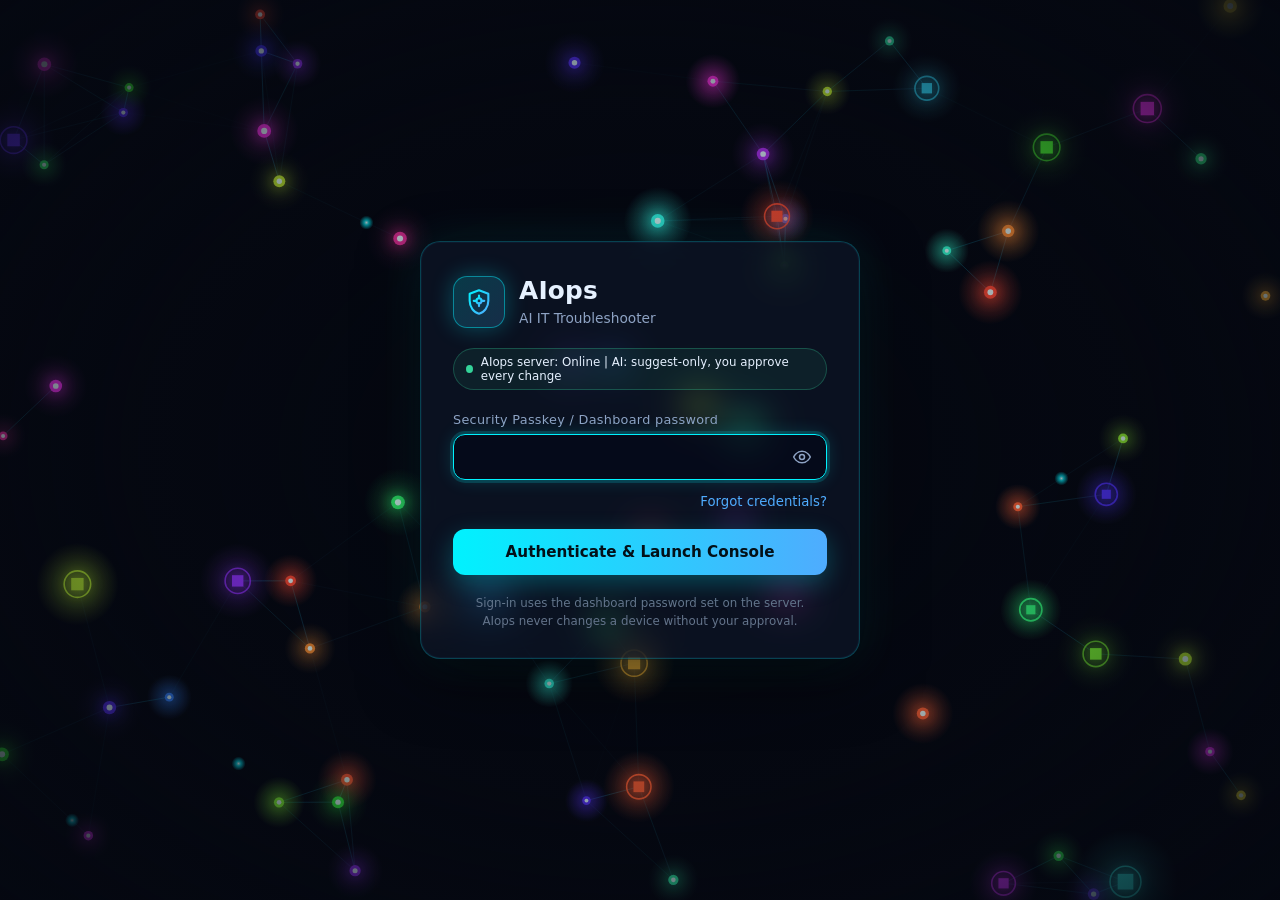
<file: frontend/login.html>
<!doctype html>
<html lang="en">
<head>
  <meta charset="utf-8">
  <meta name="viewport" content="width=device-width, initial-scale=1">
  <title>AIops · AI IT Troubleshooter · Sign in</title>
  <!-- Self-contained on purpose: the login page must work on a LAN server without internet (no CDN). -->
  <style>
    :root {
      --bg: #050811;
      --cyan: #00f2fe;
      --blue: #4facfe;
      --card: rgba(15, 23, 42, 0.65);
      --line: rgba(0, 242, 254, 0.22);
      --text: #e6f1ff;
      --muted: #8ea3c4;
      --field: rgba(2, 6, 23, 0.6);
      --bad: #f87171;
      --ok: #34d399;
      --font: "Inter", "Segoe UI Variable Text", "Segoe UI", system-ui, -apple-system, sans-serif;
    }
    * { box-sizing: border-box; }
    html, body { height: 100%; margin: 0; }
    body { background: var(--bg); color: var(--text); font-family: var(--font); overflow-x: hidden; }
    #mesh { position: fixed; inset: 0; width: 100%; height: 100%; display: block; z-index: 0; }
    .vignette { position: fixed; inset: 0; z-index: 1; pointer-events: none;
      background: radial-gradient(ellipse at center, transparent 0%, rgba(5, 8, 17, 0.35) 55%, rgba(5, 8, 17, 0.9) 100%); }
    .shell { position: relative; z-index: 2; min-height: 100%; display: grid; place-items: center; padding: 24px 16px; }

    .card { width: min(440px, 100%); padding: 34px 32px 28px; border-radius: 20px; background: var(--card);
      border: 1px solid var(--line); -webkit-backdrop-filter: blur(16px); backdrop-filter: blur(16px);
      box-shadow: 0 0 0 1px rgba(79, 172, 254, 0.06) inset, 0 20px 60px rgba(0, 0, 0, 0.55), 0 0 48px rgba(0, 242, 254, 0.10);
      animation: rise .6s ease-out both; }
    @keyframes rise { from { opacity: 0; transform: translateY(14px) scale(.98); } to { opacity: 1; transform: none; } }

    .brand { display: flex; align-items: center; gap: 14px; }
    .badge { width: 52px; height: 52px; flex: none; display: grid; place-items: center; border-radius: 14px;
      background: linear-gradient(135deg, rgba(0, 242, 254, 0.18), rgba(79, 172, 254, 0.18)); border: 1px solid rgba(0, 242, 254, 0.45);
      box-shadow: 0 0 22px rgba(0, 242, 254, 0.28); }
    .badge svg { width: 28px; height: 28px; }
    h1 { margin: 0; font-size: 1.55rem; letter-spacing: .2px; }
    .subtitle { margin: 4px 0 0; color: var(--muted); font-size: .86rem; line-height: 1.4; }

    .status { display: inline-flex; align-items: center; gap: 8px; margin: 20px 0 22px; padding: 6px 12px; border-radius: 999px;
      font-size: .74rem; color: var(--text); background: rgba(52, 211, 153, 0.08); border: 1px solid rgba(52, 211, 153, 0.28); }
    .dot { width: 8px; height: 8px; border-radius: 50%; background: var(--ok); box-shadow: 0 0 0 0 rgba(52, 211, 153, 0.7); animation: pulse 1.8s infinite; }
    @keyframes pulse { 0% { box-shadow: 0 0 0 0 rgba(52, 211, 153, .7); } 70% { box-shadow: 0 0 0 9px rgba(52, 211, 153, 0); } 100% { box-shadow: 0 0 0 0 rgba(52, 211, 153, 0); } }

    label.field { display: block; margin-bottom: 7px; font-size: .8rem; color: var(--muted); letter-spacing: .3px; }
    .input-wrap { position: relative; }
    input[type=password], input[type=text] { width: 100%; padding: 13px 46px 13px 14px; border-radius: 12px; font: inherit; font-size: .95rem;
      color: var(--text); background: var(--field); border: 1px solid rgba(148, 163, 184, 0.22); outline: none; transition: border-color .2s, box-shadow .2s; }
    input[type=password]:focus, input[type=text]:focus { border-color: var(--cyan); box-shadow: 0 0 0 3px rgba(0, 242, 254, 0.16), 0 0 18px rgba(0, 242, 254, 0.18); }
    .toggle { position: absolute; right: 8px; top: 50%; transform: translateY(-50%); width: 34px; height: 34px; display: grid; place-items: center;
      border: 0; border-radius: 8px; background: transparent; color: var(--muted); cursor: pointer; }
    .toggle:hover, .toggle:focus-visible { color: var(--cyan); background: rgba(0, 242, 254, 0.08); outline: none; }
    .toggle svg { width: 20px; height: 20px; }

    .row { display: flex; align-items: center; justify-content: flex-end; gap: 12px; margin: 14px 0 20px; font-size: .83rem; flex-wrap: wrap; }
    .link { color: var(--blue); background: none; border: 0; padding: 0; font: inherit; cursor: pointer; }
    .link:hover, .link:focus-visible { color: var(--cyan); text-decoration: underline; outline: none; }
    .help { margin: -8px 0 18px; padding: 10px 12px; border-radius: 10px; font-size: .8rem; line-height: 1.5; color: var(--muted);
      background: rgba(79, 172, 254, 0.07); border: 1px solid rgba(79, 172, 254, 0.2); }
    .help code { color: var(--text); }

    .cta { position: relative; width: 100%; padding: 14px; border: 0; border-radius: 12px; cursor: pointer; font: inherit; font-weight: 600; font-size: .95rem;
      color: #031018; background: linear-gradient(90deg, var(--cyan), var(--blue)); box-shadow: 0 8px 24px rgba(0, 242, 254, 0.25);
      transition: transform .15s, box-shadow .2s, filter .2s; display: inline-flex; align-items: center; justify-content: center; gap: 10px; }
    .cta:hover { transform: translateY(-2px); box-shadow: 0 12px 30px rgba(0, 242, 254, 0.35); filter: brightness(1.05); }
    .cta:focus-visible { outline: 2px solid #fff; outline-offset: 3px; }
    .cta:disabled { cursor: progress; transform: none; filter: saturate(.8); }
    .spinner { width: 18px; height: 18px; border-radius: 50%; border: 2px solid rgba(3, 16, 24, 0.3); border-top-color: #031018; animation: spin .8s linear infinite; display: none; }
    .loading .spinner { display: inline-block; }
    @keyframes spin { to { transform: rotate(360deg); } }

    .error { margin: 12px 0 0; padding: 10px 12px; border-radius: 10px; font-size: .84rem; color: #fecaca; background: rgba(248, 113, 113, 0.1); border: 1px solid rgba(248, 113, 113, 0.35); }
    .foot { margin: 20px 0 0; text-align: center; font-size: .74rem; color: #64748b; line-height: 1.5; }
    [hidden] { display: none !important; }

    @media (max-width: 480px) { .card { padding: 26px 20px 22px; border-radius: 16px; } h1 { font-size: 1.35rem; } .badge { width: 46px; height: 46px; } }
    @media (prefers-reduced-motion: reduce) { .card, .dot, .spinner { animation: none; } .cta:hover { transform: none; } }
  </style>
</head>
<body>
  <canvas id="mesh" aria-hidden="true"></canvas>
  <div class="vignette"></div>

  <main class="shell">
    <form id="login" class="card" method="post" action="/login" novalidate>
      <div class="brand">
        <div class="badge" aria-hidden="true">
          <svg viewBox="0 0 24 24" fill="none" stroke="url(#g)" stroke-width="1.8" stroke-linecap="round" stroke-linejoin="round">
            <defs><linearGradient id="g" x1="0" y1="0" x2="1" y2="1"><stop offset="0" stop-color="#00f2fe"/><stop offset="1" stop-color="#4facfe"/></linearGradient></defs>
            <path d="M12 2l8 3v6c0 5.3-3.4 10-8 11-4.6-1-8-5.7-8-11V5z"/><circle cx="12" cy="11" r="2.2"/><path d="M12 8.8V6.5M12 13.2v2.3M9.8 11H7.5M14.2 11h2.3"/>
          </svg>
        </div>
        <div>
          <h1>AIops</h1>
          <p class="subtitle">AI IT Troubleshooter</p>
        </div>
      </div>

      <!-- Only true statements: this page was served, so the server is up; the AI only suggests. -->
      <div class="status" role="status"><span class="dot" aria-hidden="true"></span>AIops server: Online | AI: suggest-only, you approve every change</div>

      <label class="field" for="password">Security Passkey / Dashboard password</label>
      <div class="input-wrap">
        <input id="password" name="password" type="password" autocomplete="current-password" autofocus required aria-describedby="login-error">
        <button id="toggle" class="toggle" type="button" aria-label="Show password" aria-pressed="false">
          <svg id="eye" viewBox="0 0 24 24" fill="none" stroke="currentColor" stroke-width="1.8" stroke-linecap="round" stroke-linejoin="round"><path d="M2 12s3.6-7 10-7 10 7 10 7-3.6 7-10 7S2 12 2 12z"/><circle cx="12" cy="12" r="3"/></svg>
          <svg id="eye-off" viewBox="0 0 24 24" fill="none" stroke="currentColor" stroke-width="1.8" stroke-linecap="round" stroke-linejoin="round" hidden><path d="M3 3l18 18"/><path d="M10.6 5.1A9.7 9.7 0 0 1 12 5c6.4 0 10 7 10 7a17 17 0 0 1-3.2 4.1M6.6 6.6C3.8 8.4 2 12 2 12s3.6 7 10 7a9.6 9.6 0 0 0 5.4-1.6"/><path d="M9.9 9.9a3 3 0 0 0 4.2 4.2"/></svg>
        </button>
      </div>

      <div class="row">
        <button id="forgot" class="link" type="button" aria-expanded="false" aria-controls="help">Forgot credentials?</button>
      </div>
      <div id="help" class="help" hidden>
        The password is <code>DASHBOARD_PASSWORD</code> in the server's <code>.env</code> file. Ask the person who runs the
        AIops server; it cannot be reset from this page.
      </div>

      <button id="submit" class="cta" type="submit"><span class="spinner" aria-hidden="true"></span><span id="cta-text">Authenticate &amp; Launch Console</span></button>
      <p id="login-error" class="error" role="alert" hidden>Incorrect password.</p>

      <p class="foot">Sign-in uses the dashboard password set on the server.<br>AIops never changes a device without your approval.</p>
    </form>
  </main>

  <script>
    // ---- Form: show/hide password, help, loading state, error from the server ----
    (() => {
      const form = document.getElementById('login');
      const input = document.getElementById('password');
      const toggle = document.getElementById('toggle');
      const error = document.getElementById('login-error');
      if (new URLSearchParams(location.search).get('error')) error.hidden = false;
      toggle.addEventListener('click', () => {
        const show = input.type === 'password';
        input.type = show ? 'text' : 'password';
        toggle.setAttribute('aria-pressed', String(show));
        toggle.setAttribute('aria-label', show ? 'Hide password' : 'Show password');
        document.getElementById('eye').hidden = show;
        document.getElementById('eye-off').hidden = !show;
        input.focus();
      });
      document.getElementById('forgot').addEventListener('click', (event) => {
        const help = document.getElementById('help');
        help.hidden = !help.hidden;
        event.currentTarget.setAttribute('aria-expanded', String(!help.hidden));
      });
      form.addEventListener('submit', (event) => {
        if (!input.value) { event.preventDefault(); error.textContent = 'Enter the dashboard password.'; error.hidden = false; input.focus(); return; }
        input.type = 'password';  // never send the page away with the password visible
        const button = document.getElementById('submit');
        button.disabled = true;
        button.classList.add('loading');
        document.getElementById('cta-text').textContent = 'Authenticating...';
      });
      // Back button after a failed or slow attempt: never leave the button stuck in its loading state.
      window.addEventListener('pageshow', () => {
        const button = document.getElementById('submit');
        button.disabled = false;
        button.classList.remove('loading');
        document.getElementById('cta-text').textContent = 'Authenticate & Launch Console';
      });
    })();

    // ---- Background: neural mesh of telemetry nodes, travelling data packets, cursor links ----
    (() => {
      const canvas = document.getElementById('mesh');
      const ctx = canvas.getContext('2d');
      const reduced = window.matchMedia('(prefers-reduced-motion: reduce)');
      const LINK = 150, CURSOR_LINK = 190;
      let width = 0, height = 0, dpr = 1, nodes = [], packets = [], frame = null, last = 0, hueClock = 0;
      const mouse = { x: -9999, y: -9999, active: false };

      function resize() {
        dpr = Math.min(window.devicePixelRatio || 1, 2);
        width = window.innerWidth; height = window.innerHeight;
        canvas.width = Math.floor(width * dpr); canvas.height = Math.floor(height * dpr);
        ctx.setTransform(dpr, 0, 0, dpr, 0, 0);
        const count = Math.max(28, Math.min(95, Math.round(width * height / 16000)));
        while (nodes.length < count) nodes.push(node());
        nodes.length = count;
        for (const item of nodes) { item.x = Math.min(item.x, width); item.y = Math.min(item.y, height); }
        packets = packets.filter((packet) => packet.a < nodes.length && packet.b < nodes.length);
        if (reduced.matches) draw(0);
      }

      function node() {
        const speed = 0.12 + Math.random() * 0.28, angle = Math.random() * Math.PI * 2;
        return { x: Math.random() * width, y: Math.random() * height, vx: Math.cos(angle) * speed, vy: Math.sin(angle) * speed,
                 r: 4 + Math.random() * 3, server: Math.random() < 0.18, phase: Math.random() * Math.PI * 2, hue: Math.random() * 360 };
      }

      function spawnPacket() {
        // A pulse leaves a random node toward one of its current neighbours.
        const a = Math.floor(Math.random() * nodes.length);
        const near = [];
        for (let b = 0; b < nodes.length; b++) {
          if (b !== a && Math.hypot(nodes[a].x - nodes[b].x, nodes[a].y - nodes[b].y) < LINK) near.push(b);
        }
        if (near.length) packets.push({ a, b: near[Math.floor(Math.random() * near.length)], t: 0, speed: 0.006 + Math.random() * 0.01 });
      }

      function draw(dt) {
        ctx.clearRect(0, 0, width, height);
        const step = Math.min(dt / 16.7, 3);
        if (!reduced.matches) hueClock = (hueClock + 1 * step) % 360;  // about one full RGB cycle every 6 s
        for (const item of nodes) {
          if (!reduced.matches) {
            item.x += item.vx * step; item.y += item.vy * step;
            if (item.x < 0 || item.x > width) item.vx *= -1;
            if (item.y < 0 || item.y > height) item.vy *= -1;
            item.phase += 0.03 * step;
          }
        }
        // Links between nearby nodes, brighter when closer.
        for (let i = 0; i < nodes.length; i++) {
          for (let j = i + 1; j < nodes.length; j++) {
            const a = nodes[i], b = nodes[j], d = Math.hypot(a.x - b.x, a.y - b.y);
            if (d < LINK) {
              const alpha = (1 - d / LINK) * 0.45;
              const gradient = ctx.createLinearGradient(a.x, a.y, b.x, b.y);
              gradient.addColorStop(0, `rgba(0, 242, 254, ${alpha})`);
              gradient.addColorStop(1, `rgba(79, 172, 254, ${alpha})`);
              ctx.strokeStyle = gradient; ctx.lineWidth = 0.8;
              ctx.beginPath(); ctx.moveTo(a.x, a.y); ctx.lineTo(b.x, b.y); ctx.stroke();
            }
          }
        }
        // Cursor: nearby nodes reach out to it.
        if (mouse.active) {
          for (const item of nodes) {
            const d = Math.hypot(item.x - mouse.x, item.y - mouse.y);
            if (d < CURSOR_LINK) {
              ctx.strokeStyle = `rgba(0, 242, 254, ${(1 - d / CURSOR_LINK) * 0.6})`; ctx.lineWidth = 1;
              ctx.shadowColor = 'rgba(0, 242, 254, 0.8)'; ctx.shadowBlur = 8;
              ctx.beginPath(); ctx.moveTo(item.x, item.y); ctx.lineTo(mouse.x, mouse.y); ctx.stroke();
              ctx.shadowBlur = 0;
            }
          }
        }
        // Data packets travelling along live links (dropped when their link stretches too far).
        if (!reduced.matches) {
          if (packets.length < 26 && Math.random() < 0.12 * step) spawnPacket();
          packets = packets.filter((packet) => {
            const a = nodes[packet.a], b = nodes[packet.b];
            if (!a || !b || Math.hypot(a.x - b.x, a.y - b.y) > LINK * 1.15) return false;
            packet.t += packet.speed * step;
            if (packet.t >= 1) return false;
            const x = a.x + (b.x - a.x) * packet.t, y = a.y + (b.y - a.y) * packet.t;
            const glow = ctx.createRadialGradient(x, y, 0, x, y, 7);
            glow.addColorStop(0, 'rgba(230, 255, 255, 0.95)'); glow.addColorStop(0.35, 'rgba(0, 242, 254, 0.75)'); glow.addColorStop(1, 'rgba(0, 242, 254, 0)');
            ctx.fillStyle = glow; ctx.beginPath(); ctx.arc(x, y, 7, 0, Math.PI * 2); ctx.fill();
            return true;
          });
        }
        // Nodes: glowing telemetry points with a halo and a bright core; larger "servers" with a ring.
        for (const item of nodes) {
          const pulse = 0.6 + Math.sin(item.phase) * 0.4;
          const near = mouse.active && Math.hypot(item.x - mouse.x, item.y - mouse.y) < CURSOR_LINK;
          const size = item.r * (item.server ? 1.5 : 1) * (near ? 1.35 : 1);
          // Neon RGB: every node cycles through the colour wheel, each from its own starting hue.
          const hue = (item.hue + hueClock) % 360;
          const neon = (alpha) => `hsla(${hue}, 100%, 60%, ${alpha})`;
          const halo = ctx.createRadialGradient(item.x, item.y, 0, item.x, item.y, size * 5);
          halo.addColorStop(0, neon(0.5 * pulse));
          halo.addColorStop(1, neon(0));
          ctx.fillStyle = halo;
          ctx.beginPath(); ctx.arc(item.x, item.y, size * 5, 0, Math.PI * 2); ctx.fill();
          ctx.shadowColor = neon(0.95); ctx.shadowBlur = 16;
          if (item.server) {
            ctx.strokeStyle = neon(0.6 + 0.4 * pulse); ctx.lineWidth = 1.6;
            ctx.beginPath(); ctx.arc(item.x, item.y, size + 5, 0, Math.PI * 2); ctx.stroke();
            ctx.fillStyle = neon(1);
            ctx.fillRect(item.x - size * 0.75, item.y - size * 0.75, size * 1.5, size * 1.5);
          } else {
            ctx.fillStyle = neon(0.85 + 0.15 * pulse);
            ctx.beginPath(); ctx.arc(item.x, item.y, size, 0, Math.PI * 2); ctx.fill();
            ctx.fillStyle = 'rgba(230, 255, 255, 0.95)';  // white-hot core
            ctx.beginPath(); ctx.arc(item.x, item.y, size * 0.45, 0, Math.PI * 2); ctx.fill();
          }
          ctx.shadowBlur = 0;
        }
      }

      function loop(now) {
        const dt = last ? now - last : 16.7;
        last = now;
        draw(dt);
        frame = requestAnimationFrame(loop);
      }

      function start() { if (frame === null && !reduced.matches && !document.hidden) { last = 0; frame = requestAnimationFrame(loop); } }
      function stop() { if (frame !== null) { cancelAnimationFrame(frame); frame = null; } }

      window.addEventListener('resize', resize);
      window.addEventListener('pointermove', (event) => { mouse.x = event.clientX; mouse.y = event.clientY; mouse.active = true; }, { passive: true });
      document.addEventListener('pointerleave', () => { mouse.active = false; });
      window.addEventListener('blur', () => { mouse.active = false; });
      document.addEventListener('visibilitychange', () => (document.hidden ? stop() : start()));  // no work in a background tab
      reduced.addEventListener?.('change', () => { stop(); start(); if (reduced.matches) draw(0); });
      resize();
      start();
    })();
  </script>
</body>
</html>
</file>
